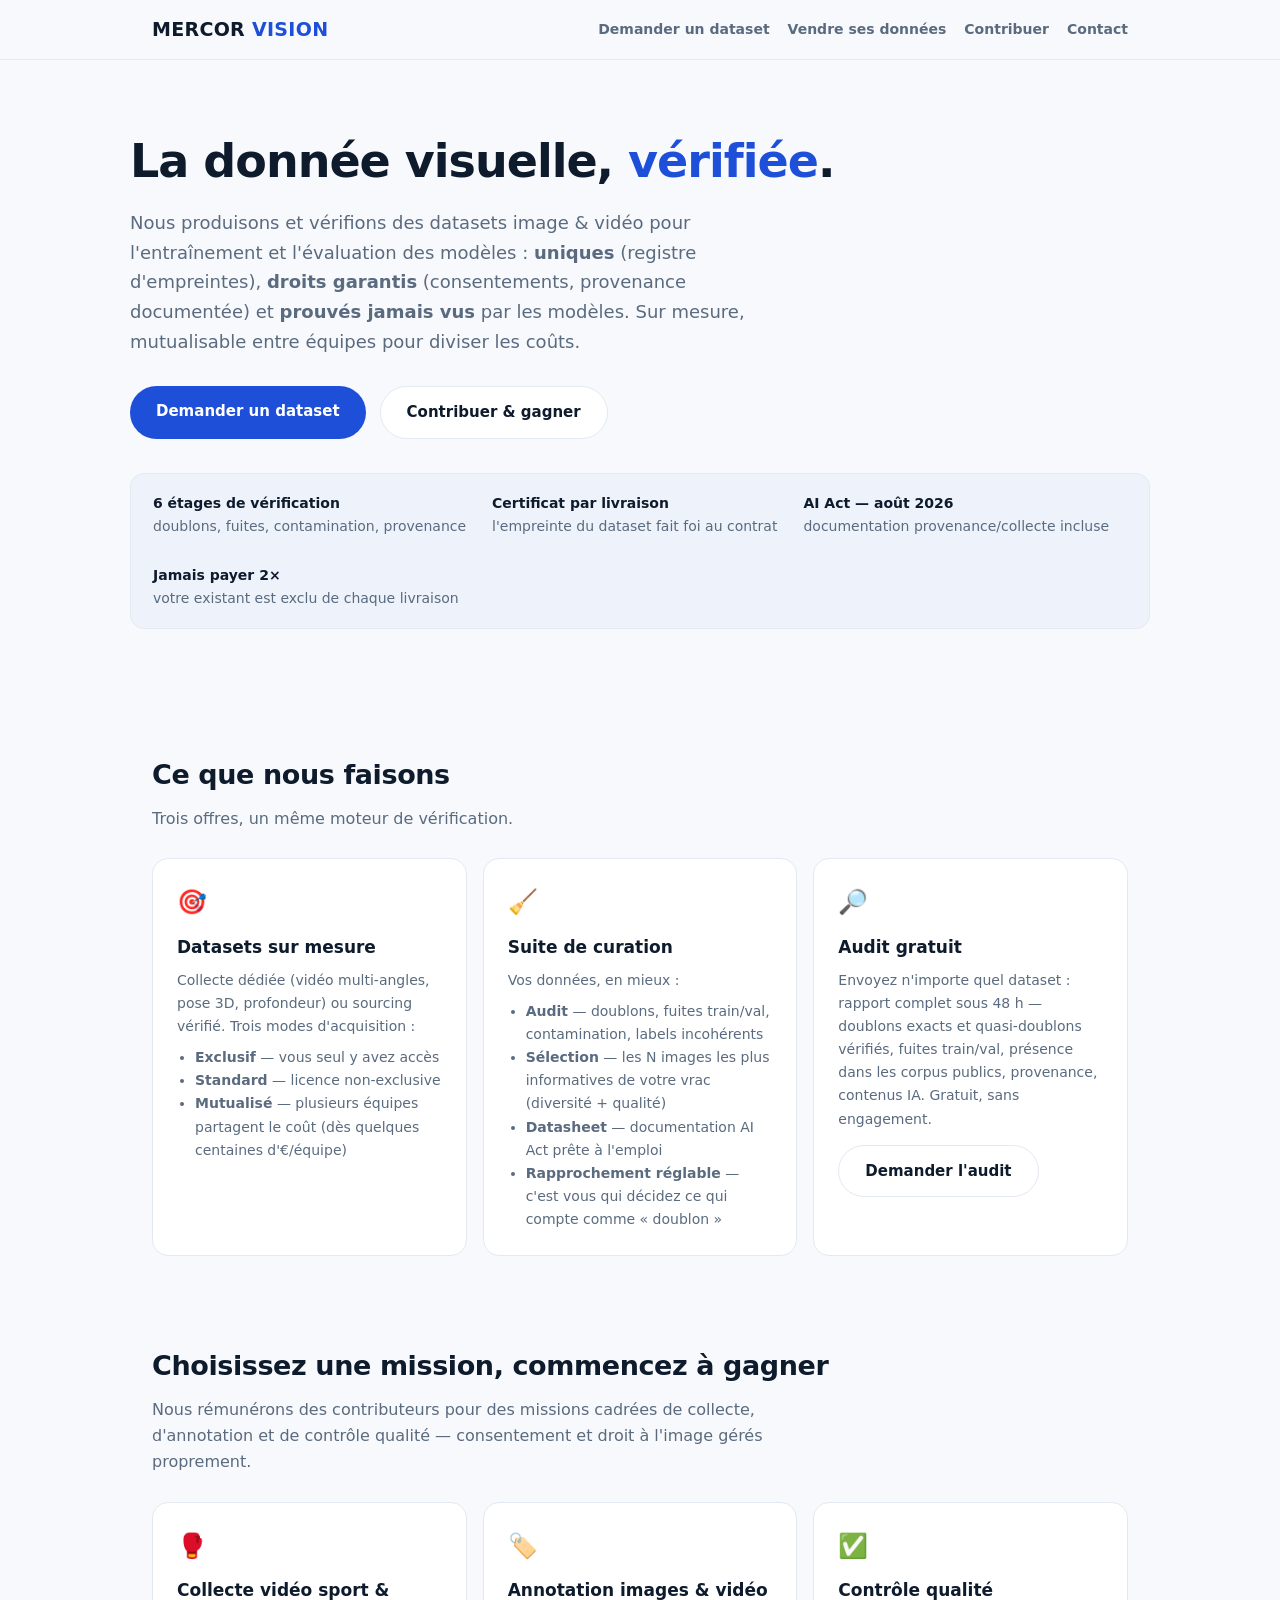
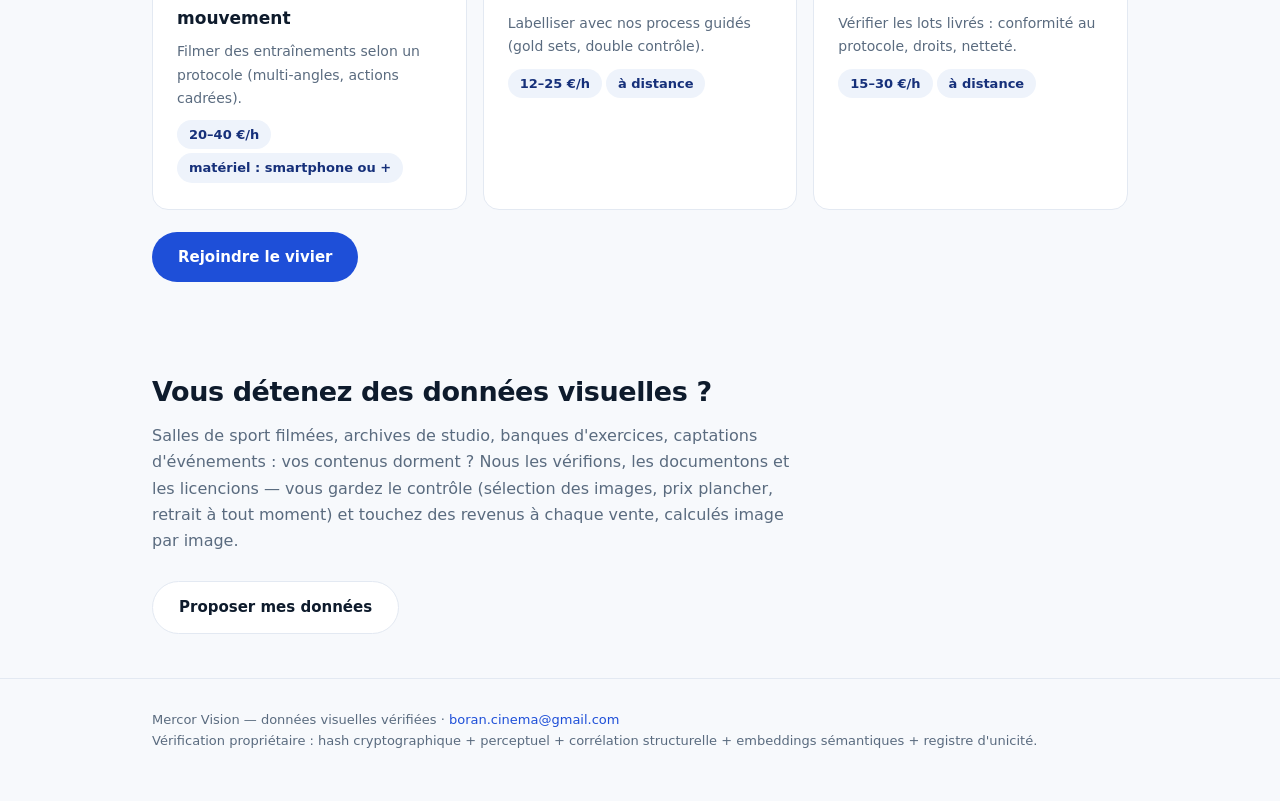
<file: index.html>
<!DOCTYPE html>
<html lang="fr">
<head>
<meta charset="utf-8">
<meta name="viewport" content="width=device-width, initial-scale=1">
<title>Mercor Vision — La donnée visuelle, vérifiée</title>
<meta name="description" content="Datasets visuels sur mesure : uniques, droits garantis, jamais vus par les modèles. Audit gratuit, curation, missions rémunérées de collecte et d'annotation.">
<link rel="stylesheet" href="styles.css">
</head>
<body>

<header class="site"><div class="wrap">
  <a class="logo" href="index.html">MERCOR <span>VISION</span></a>
  <nav>
    <a href="demande.html">Demander un dataset</a>
    <a href="vendre.html">Vendre ses données</a>
    <a href="contribuer.html">Contribuer</a>
    <a href="mailto:boran.cinema@gmail.com">Contact</a>
  </nav>
</div></header>

<div class="hero wrap">
  <h1>La donnée visuelle, <span style="color:var(--blue)">vérifiée</span>.</h1>
  <p class="lead">Nous produisons et vérifions des datasets image &amp; vidéo pour l'entraînement
  et l'évaluation des modèles : <b>uniques</b> (registre d'empreintes), <b>droits garantis</b>
  (consentements, provenance documentée) et <b>prouvés jamais vus</b> par les modèles.
  Sur mesure, mutualisable entre équipes pour diviser les coûts.</p>
  <div class="cta-row">
    <a class="btn primary" href="demande.html">Demander un dataset</a>
    <a class="btn ghost" href="contribuer.html">Contribuer &amp; gagner</a>
  </div>
  <div class="strip">
    <div><b>6 étages de vérification</b><br>doublons, fuites, contamination, provenance</div>
    <div><b>Certificat par livraison</b><br>l'empreinte du dataset fait foi au contrat</div>
    <div><b>AI Act — août 2026</b><br>documentation provenance/collecte incluse</div>
    <div><b>Jamais payer 2×</b><br>votre existant est exclu de chaque livraison</div>
  </div>
</div>

<section><div class="wrap">
  <h2>Ce que nous faisons</h2>
  <p class="sub">Trois offres, un même moteur de vérification.</p>
  <div class="cols">
    <div class="card"><span class="ico">🎯</span><h3>Datasets sur mesure</h3>
      <p>Collecte dédiée (vidéo multi-angles, pose 3D, profondeur) ou sourcing vérifié.
      Trois modes d'acquisition :</p>
      <ul><li><b>Exclusif</b> — vous seul y avez accès</li>
      <li><b>Standard</b> — licence non-exclusive</li>
      <li><b>Mutualisé</b> — plusieurs équipes partagent le coût (dès quelques centaines d'€/équipe)</li></ul>
    </div>
    <div class="card"><span class="ico">🧹</span><h3>Suite de curation</h3>
      <p>Vos données, en mieux :</p>
      <ul><li><b>Audit</b> — doublons, fuites train/val, contamination, labels incohérents</li>
      <li><b>Sélection</b> — les N images les plus informatives de votre vrac (diversité + qualité)</li>
      <li><b>Datasheet</b> — documentation AI Act prête à l'emploi</li>
      <li><b>Rapprochement réglable</b> — c'est vous qui décidez ce qui compte comme « doublon »</li></ul>
    </div>
    <div class="card"><span class="ico">🔎</span><h3>Audit gratuit</h3>
      <p>Envoyez n'importe quel dataset : rapport complet sous 48 h — doublons exacts et quasi-doublons
      vérifiés, fuites train/val, présence dans les corpus publics, provenance, contenus IA.
      Gratuit, sans engagement.</p>
      <p style="margin-top:14px"><a class="btn ghost" href="mailto:boran.cinema@gmail.com?subject=Audit%20gratuit%20de%20dataset&body=Taille%20du%20dataset%20%3A%0D%0AFormat%20%3A%0D%0ACe%20que%20je%20veux%20v%C3%A9rifier%20%3A">Demander l'audit</a></p>
    </div>
  </div>
</div></section>

<section><div class="wrap">
  <h2>Choisissez une mission, commencez à gagner</h2>
  <p class="sub">Nous rémunérons des contributeurs pour des missions cadrées de collecte,
  d'annotation et de contrôle qualité — consentement et droit à l'image gérés proprement.</p>
  <div class="cols">
    <div class="card"><span class="ico">🥊</span><h3>Collecte vidéo sport &amp; mouvement</h3>
      <p>Filmer des entraînements selon un protocole (multi-angles, actions cadrées).</p>
      <p style="margin-top:8px"><span class="rate">20–40 €/h</span><span class="rate">matériel : smartphone ou +</span></p></div>
    <div class="card"><span class="ico">🏷️</span><h3>Annotation images &amp; vidéo</h3>
      <p>Labelliser avec nos process guidés (gold sets, double contrôle).</p>
      <p style="margin-top:8px"><span class="rate">12–25 €/h</span><span class="rate">à distance</span></p></div>
    <div class="card"><span class="ico">✅</span><h3>Contrôle qualité</h3>
      <p>Vérifier les lots livrés : conformité au protocole, droits, netteté.</p>
      <p style="margin-top:8px"><span class="rate">15–30 €/h</span><span class="rate">à distance</span></p></div>
  </div>
  <p style="margin-top:22px"><a class="btn primary" href="contribuer.html">Rejoindre le vivier</a></p>
</div></section>

<section><div class="wrap">
  <h2>Vous détenez des données visuelles ?</h2>
  <p class="sub">Salles de sport filmées, archives de studio, banques d'exercices, captations
  d'événements : vos contenus dorment ? Nous les vérifions, les documentons et les licencions —
  vous gardez le contrôle (sélection des images, prix plancher, retrait à tout moment) et
  touchez des revenus à chaque vente, calculés image par image.</p>
  <a class="btn ghost" href="vendre.html">Proposer mes données</a>
</div></section>

<footer><div class="wrap">
  Mercor Vision — données visuelles vérifiées · <a href="mailto:boran.cinema@gmail.com">boran.cinema@gmail.com</a><br>
  Vérification propriétaire : hash cryptographique + perceptuel + corrélation structurelle + embeddings sémantiques + registre d'unicité.
</div></footer>

</body>
</html>
</file>
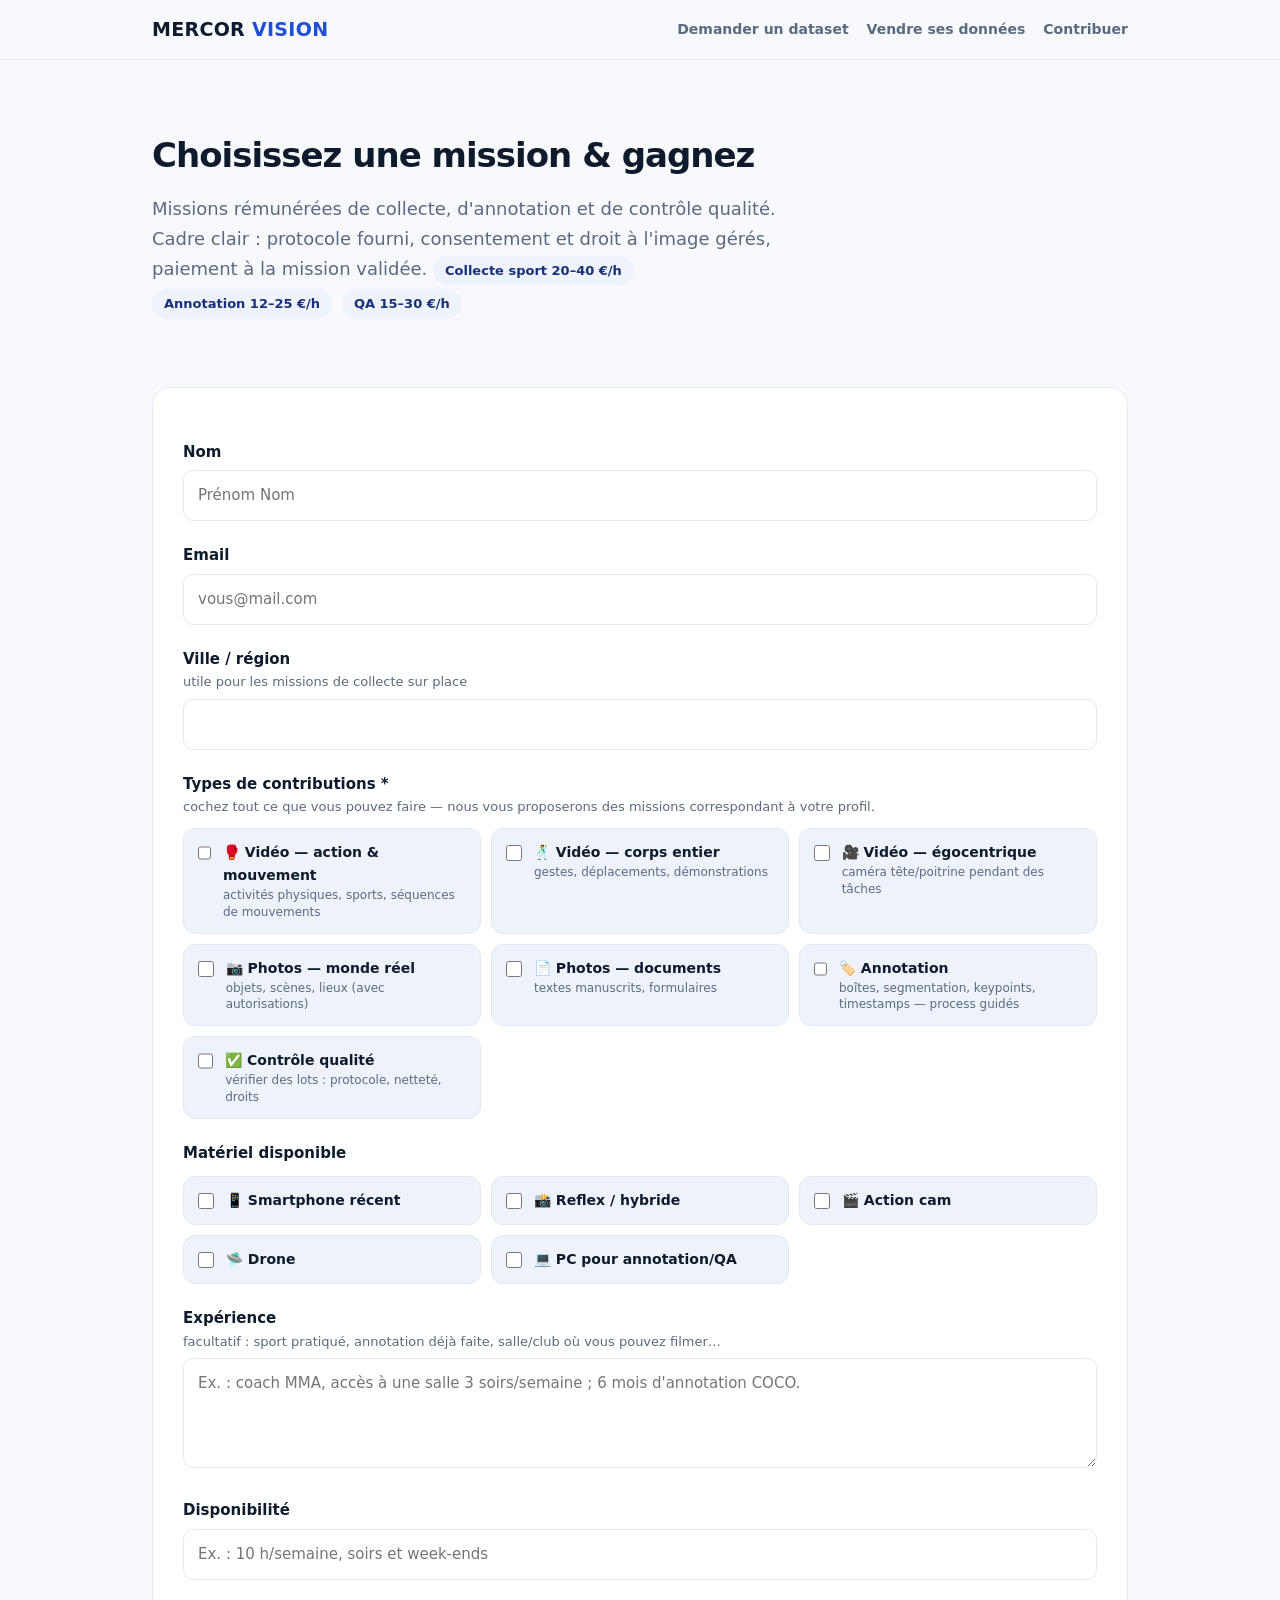
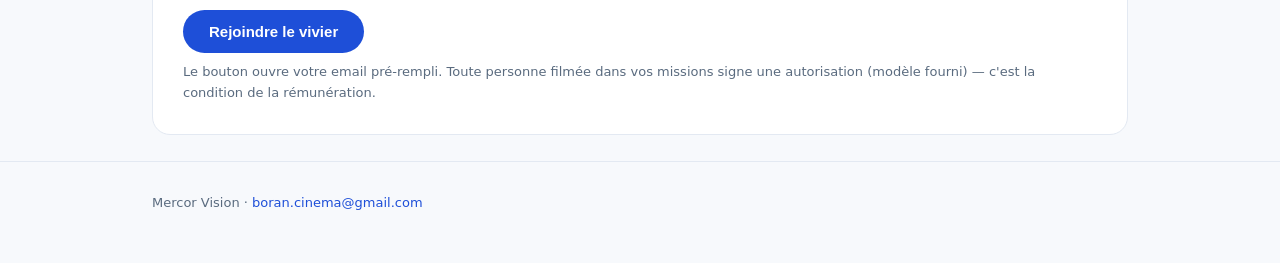
<file: contribuer.html>
<!DOCTYPE html>
<html lang="fr">
<head>
<meta charset="utf-8">
<meta name="viewport" content="width=device-width, initial-scale=1">
<title>Contribuer &amp; gagner — Mercor Vision</title>
<link rel="stylesheet" href="styles.css">
</head>
<body>

<header class="site"><div class="wrap">
  <a class="logo" href="index.html">MERCOR <span>VISION</span></a>
  <nav>
    <a href="demande.html">Demander un dataset</a>
    <a href="vendre.html">Vendre ses données</a>
    <a href="contribuer.html">Contribuer</a>
  </nav>
</div></header>

<div class="wrap">
<div class="hero" style="padding-bottom:10px">
  <h1 style="font-size:34px">Choisissez une mission &amp; gagnez</h1>
  <p class="lead">Missions rémunérées de collecte, d'annotation et de contrôle qualité.
  Cadre clair : protocole fourni, consentement et droit à l'image gérés, paiement à la
  mission validée. <span class="rate">Collecte sport 20–40 €/h</span>
  <span class="rate">Annotation 12–25 €/h</span> <span class="rate">QA 15–30 €/h</span></p>
</div>

<form class="form-card" onsubmit="return send(event)">
  <label class="f">Nom</label>
  <input type="text" id="nom" placeholder="Prénom Nom">
  <label class="f">Email</label>
  <input type="email" id="email" placeholder="vous@mail.com">
  <label class="f">Ville / région <small>utile pour les missions de collecte sur place</small></label>
  <input type="text" id="ville">

  <label class="f">Types de contributions * <small>cochez tout ce que vous pouvez faire — nous vous proposerons des missions correspondant à votre profil.</small></label>
  <div class="checks">
    <label class="chk"><input type="checkbox" value="Vidéo — action/mouvement (sport, combat, fitness)"><span><b>🥊 Vidéo — action &amp; mouvement</b><small>activités physiques, sports, séquences de mouvements</small></span></label>
    <label class="chk"><input type="checkbox" value="Vidéo — corps entier / gestes"><span><b>🕺 Vidéo — corps entier</b><small>gestes, déplacements, démonstrations</small></span></label>
    <label class="chk"><input type="checkbox" value="Vidéo — égocentrique (caméra portée)"><span><b>🎥 Vidéo — égocentrique</b><small>caméra tête/poitrine pendant des tâches</small></span></label>
    <label class="chk"><input type="checkbox" value="Photos — monde réel"><span><b>📷 Photos — monde réel</b><small>objets, scènes, lieux (avec autorisations)</small></span></label>
    <label class="chk"><input type="checkbox" value="Photos — documents / manuscrits"><span><b>📄 Photos — documents</b><small>textes manuscrits, formulaires</small></span></label>
    <label class="chk"><input type="checkbox" value="Annotation images/vidéo"><span><b>🏷️ Annotation</b><small>boîtes, segmentation, keypoints, timestamps — process guidés</small></span></label>
    <label class="chk"><input type="checkbox" value="Contrôle qualité (QA)"><span><b>✅ Contrôle qualité</b><small>vérifier des lots : protocole, netteté, droits</small></span></label>
  </div>

  <label class="f">Matériel disponible</label>
  <div class="checks">
    <label class="chk"><input type="checkbox" name="mat" value="Smartphone récent"><span><b>📱 Smartphone récent</b></span></label>
    <label class="chk"><input type="checkbox" name="mat" value="Reflex / hybride"><span><b>📸 Reflex / hybride</b></span></label>
    <label class="chk"><input type="checkbox" name="mat" value="Action cam (GoPro…)"><span><b>🎬 Action cam</b></span></label>
    <label class="chk"><input type="checkbox" name="mat" value="Drone"><span><b>🛸 Drone</b></span></label>
    <label class="chk"><input type="checkbox" name="mat" value="PC (annotation/QA)"><span><b>💻 PC pour annotation/QA</b></span></label>
  </div>

  <label class="f">Expérience <small>facultatif : sport pratiqué, annotation déjà faite, salle/club où vous pouvez filmer…</small></label>
  <textarea id="exp" placeholder="Ex. : coach MMA, accès à une salle 3 soirs/semaine ; 6 mois d'annotation COCO."></textarea>

  <label class="f">Disponibilité</label>
  <input type="text" id="dispo" placeholder="Ex. : 10 h/semaine, soirs et week-ends">

  <button class="btn primary send" type="submit">Rejoindre le vivier</button>
  <p class="note">Le bouton ouvre votre email pré-rempli. Toute personne filmée dans vos missions
  signe une autorisation (modèle fourni) — c'est la condition de la rémunération.</p>
</form>
</div>

<footer><div class="wrap">Mercor Vision · <a href="mailto:boran.cinema@gmail.com">boran.cinema@gmail.com</a></div></footer>

<script>
function val(id) { return document.getElementById(id).value || "-"; }
function send(e) {
  e.preventDefault();
  const types = Array.from(document.querySelectorAll(".checks input:not([name]):checked"))
    .map(i => i.value).join(", ") || "-";
  const mat = Array.from(document.querySelectorAll("input[name=mat]:checked"))
    .map(i => i.value).join(", ") || "-";
  const body =
    "Nom : " + val("nom") + "\nEmail : " + val("email") + "\nVille : " + val("ville") + "\n\n" +
    "Types de contributions : " + types + "\n" +
    "Matériel : " + mat + "\n" +
    "Expérience : " + val("exp") + "\n" +
    "Disponibilité : " + val("dispo") + "\n";
  location.href = "mailto:boran.cinema@gmail.com?subject=" +
    encodeURIComponent("Candidature contributeur — " + val("nom")) +
    "&body=" + encodeURIComponent(body);
  return false;
}
</script>
</body>
</html>
</file>
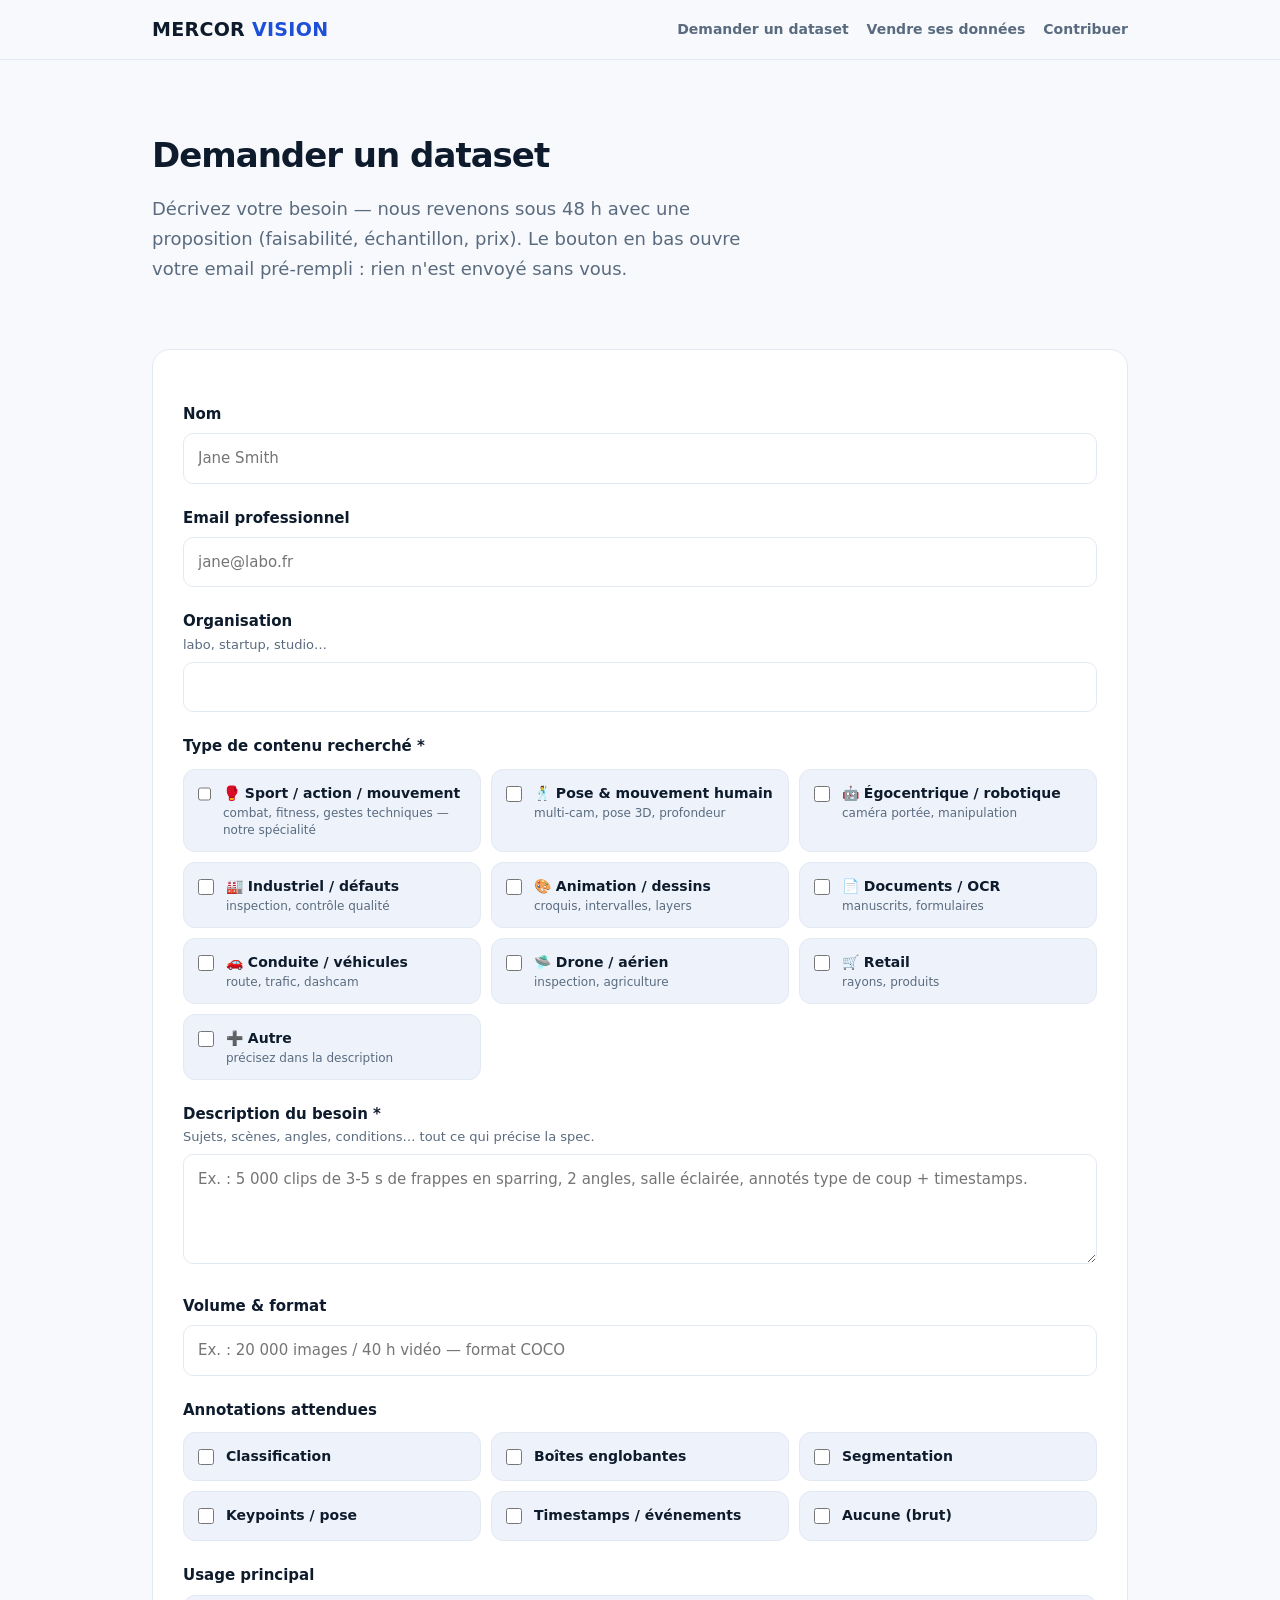
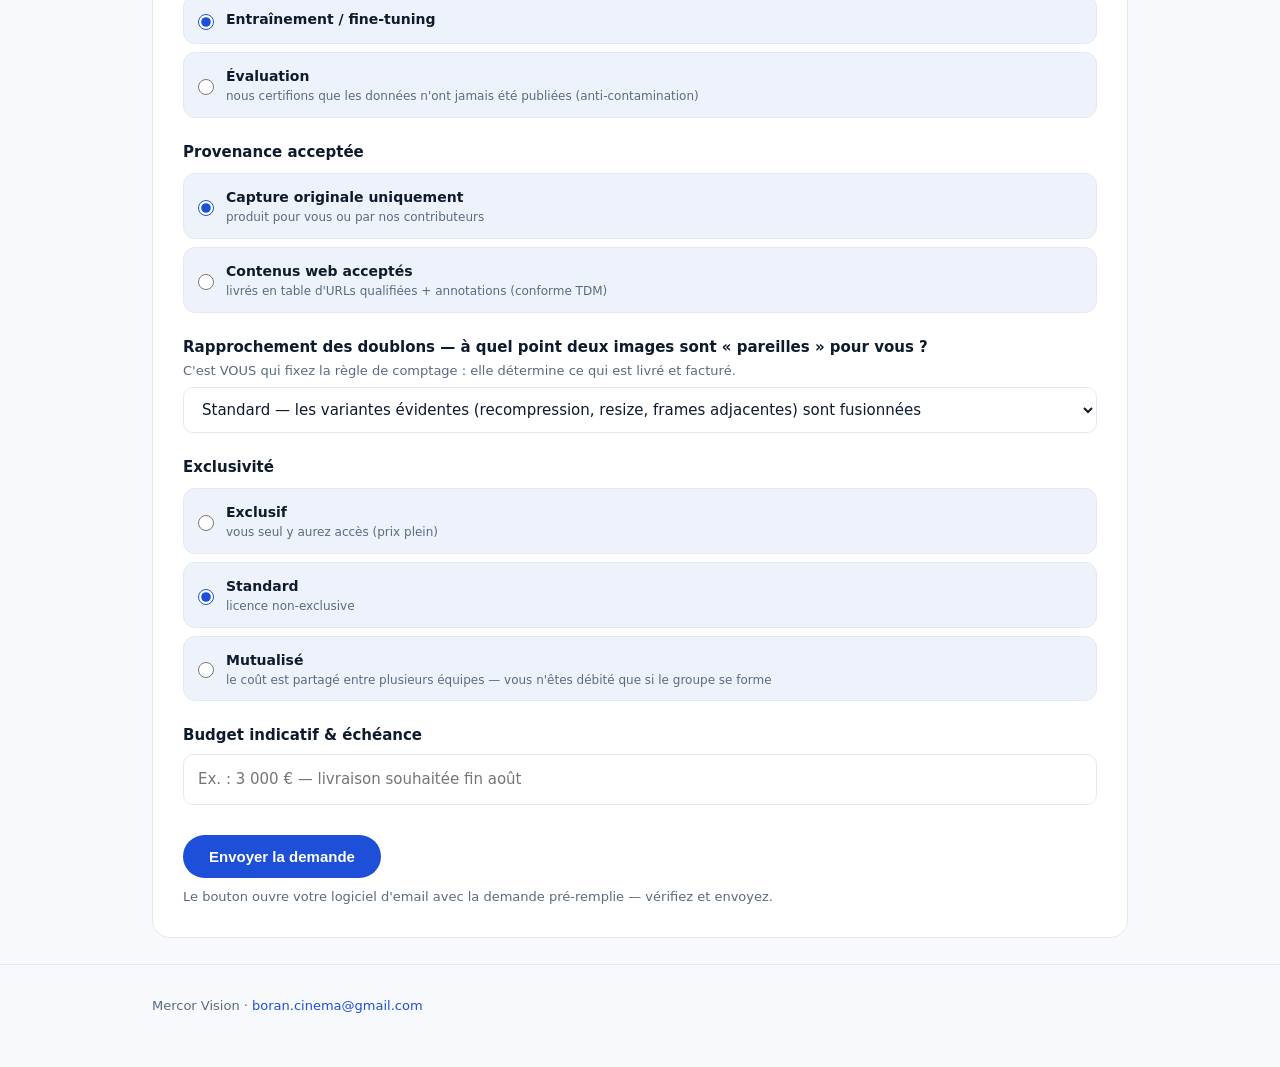
<file: demande.html>
<!DOCTYPE html>
<html lang="fr">
<head>
<meta charset="utf-8">
<meta name="viewport" content="width=device-width, initial-scale=1">
<title>Demander un dataset — Mercor Vision</title>
<link rel="stylesheet" href="styles.css">
</head>
<body>

<header class="site"><div class="wrap">
  <a class="logo" href="index.html">MERCOR <span>VISION</span></a>
  <nav>
    <a href="demande.html">Demander un dataset</a>
    <a href="vendre.html">Vendre ses données</a>
    <a href="contribuer.html">Contribuer</a>
  </nav>
</div></header>

<div class="wrap">
<div class="hero" style="padding-bottom:10px">
  <h1 style="font-size:34px">Demander un dataset</h1>
  <p class="lead">Décrivez votre besoin — nous revenons sous 48 h avec une proposition
  (faisabilité, échantillon, prix). Le bouton en bas ouvre votre email pré-rempli :
  rien n'est envoyé sans vous.</p>
</div>

<form class="form-card" id="f" onsubmit="return send(event)">
  <label class="f">Nom</label>
  <input type="text" id="nom" placeholder="Jane Smith">
  <label class="f">Email professionnel</label>
  <input type="email" id="email" placeholder="jane@labo.fr">
  <label class="f">Organisation <small>labo, startup, studio…</small></label>
  <input type="text" id="org">

  <label class="f">Type de contenu recherché *</label>
  <div class="checks" id="contenus">
    <label class="chk"><input type="checkbox" value="Sport / action / mouvement"><span><b>🥊 Sport / action / mouvement</b><small>combat, fitness, gestes techniques — notre spécialité</small></span></label>
    <label class="chk"><input type="checkbox" value="Pose / mouvement humain (multi-capteurs)"><span><b>🕺 Pose &amp; mouvement humain</b><small>multi-cam, pose 3D, profondeur</small></span></label>
    <label class="chk"><input type="checkbox" value="Égocentrique / robotique"><span><b>🤖 Égocentrique / robotique</b><small>caméra portée, manipulation</small></span></label>
    <label class="chk"><input type="checkbox" value="Industriel / défauts"><span><b>🏭 Industriel / défauts</b><small>inspection, contrôle qualité</small></span></label>
    <label class="chk"><input type="checkbox" value="Animation / dessins"><span><b>🎨 Animation / dessins</b><small>croquis, intervalles, layers</small></span></label>
    <label class="chk"><input type="checkbox" value="Documents / OCR"><span><b>📄 Documents / OCR</b><small>manuscrits, formulaires</small></span></label>
    <label class="chk"><input type="checkbox" value="Conduite / véhicules"><span><b>🚗 Conduite / véhicules</b><small>route, trafic, dashcam</small></span></label>
    <label class="chk"><input type="checkbox" value="Drone / aérien"><span><b>🛸 Drone / aérien</b><small>inspection, agriculture</small></span></label>
    <label class="chk"><input type="checkbox" value="Retail"><span><b>🛒 Retail</b><small>rayons, produits</small></span></label>
    <label class="chk"><input type="checkbox" value="Autre"><span><b>➕ Autre</b><small>précisez dans la description</small></span></label>
  </div>

  <label class="f">Description du besoin *
    <small>Sujets, scènes, angles, conditions… tout ce qui précise la spec.</small></label>
  <textarea id="desc" placeholder="Ex. : 5 000 clips de 3-5 s de frappes en sparring, 2 angles, salle éclairée, annotés type de coup + timestamps."></textarea>

  <label class="f">Volume &amp; format</label>
  <input type="text" id="volume" placeholder="Ex. : 20 000 images / 40 h vidéo — format COCO">

  <label class="f">Annotations attendues</label>
  <div class="checks">
    <label class="chk"><input type="checkbox" name="annot" value="Classification"><span><b>Classification</b></span></label>
    <label class="chk"><input type="checkbox" name="annot" value="Boîtes englobantes"><span><b>Boîtes englobantes</b></span></label>
    <label class="chk"><input type="checkbox" name="annot" value="Segmentation"><span><b>Segmentation</b></span></label>
    <label class="chk"><input type="checkbox" name="annot" value="Keypoints / pose"><span><b>Keypoints / pose</b></span></label>
    <label class="chk"><input type="checkbox" name="annot" value="Timestamps / événements"><span><b>Timestamps / événements</b></span></label>
    <label class="chk"><input type="checkbox" name="annot" value="Aucune (brut)"><span><b>Aucune (brut)</b></span></label>
  </div>

  <label class="f">Usage principal</label>
  <div class="radios">
    <label class="chk"><input type="radio" name="usage" value="Entraînement" checked><span><b>Entraînement / fine-tuning</b></span></label>
    <label class="chk"><input type="radio" name="usage" value="Évaluation (fraîcheur certifiée requise)"><span><b>Évaluation</b><small>nous certifions que les données n'ont jamais été publiées (anti-contamination)</small></span></label>
  </div>

  <label class="f">Provenance acceptée</label>
  <div class="radios">
    <label class="chk"><input type="radio" name="prov" value="Capture originale uniquement" checked><span><b>Capture originale uniquement</b><small>produit pour vous ou par nos contributeurs</small></span></label>
    <label class="chk"><input type="radio" name="prov" value="Contenus web acceptés (curation d'URLs sous TDM)"><span><b>Contenus web acceptés</b><small>livrés en table d'URLs qualifiées + annotations (conforme TDM)</small></span></label>
  </div>

  <label class="f">Rapprochement des doublons — à quel point deux images sont « pareilles » pour vous ?
    <small>C'est VOUS qui fixez la règle de comptage : elle détermine ce qui est livré et facturé.</small></label>
  <select id="dedup">
    <option>Strict — seules les copies identiques comptent comme doublons</option>
    <option selected>Standard — les variantes évidentes (recompression, resize, frames adjacentes) sont fusionnées</option>
    <option>Large — les scènes quasi identiques sont fusionnées (max de diversité par image payée)</option>
    <option>Séquences vidéo — 1 image représentative par plan/action (échantillonnage temporel)</option>
  </select>

  <label class="f">Exclusivité</label>
  <div class="radios">
    <label class="chk"><input type="radio" name="excl" value="Exclusif"><span><b>Exclusif</b><small>vous seul y aurez accès (prix plein)</small></span></label>
    <label class="chk"><input type="radio" name="excl" value="Standard (non-exclusif)" checked><span><b>Standard</b><small>licence non-exclusive</small></span></label>
    <label class="chk"><input type="radio" name="excl" value="Mutualisé (group buy)"><span><b>Mutualisé</b><small>le coût est partagé entre plusieurs équipes — vous n'êtes débité que si le groupe se forme</small></span></label>
  </div>

  <label class="f">Budget indicatif &amp; échéance</label>
  <input type="text" id="budget" placeholder="Ex. : 3 000 € — livraison souhaitée fin août">

  <button class="btn primary send" type="submit">Envoyer la demande</button>
  <p class="note">Le bouton ouvre votre logiciel d'email avec la demande pré-remplie — vérifiez et envoyez.</p>
</form>
</div>

<footer><div class="wrap">Mercor Vision · <a href="mailto:boran.cinema@gmail.com">boran.cinema@gmail.com</a></div></footer>

<script>
function val(id) { return document.getElementById(id).value || "-"; }
function checked(sel) {
  return Array.from(document.querySelectorAll(sel + " input:checked")).map(i => i.value).join(", ") || "-";
}
function radio(name) {
  const r = document.querySelector("input[name=" + name + "]:checked");
  return r ? r.value : "-";
}
function send(e) {
  e.preventDefault();
  const annots = Array.from(document.querySelectorAll("input[name=annot]:checked"))
    .map(i => i.value).join(", ") || "-";
  const body =
    "Nom : " + val("nom") + "\n" +
    "Email : " + val("email") + "\n" +
    "Organisation : " + val("org") + "\n\n" +
    "Contenu recherché : " + checked("#contenus") + "\n" +
    "Description : " + val("desc") + "\n" +
    "Volume & format : " + val("volume") + "\n" +
    "Annotations : " + annots + "\n" +
    "Usage : " + radio("usage") + "\n" +
    "Provenance acceptée : " + radio("prov") + "\n" +
    "Rapprochement doublons : " + document.getElementById("dedup").value + "\n" +
    "Exclusivité : " + radio("excl") + "\n" +
    "Budget & échéance : " + val("budget") + "\n";
  location.href = "mailto:boran.cinema@gmail.com?subject=" +
    encodeURIComponent("Demande de dataset — " + (val("org") !== "-" ? val("org") : val("nom"))) +
    "&body=" + encodeURIComponent(body);
  return false;
}
</script>
</body>
</html>
</file>
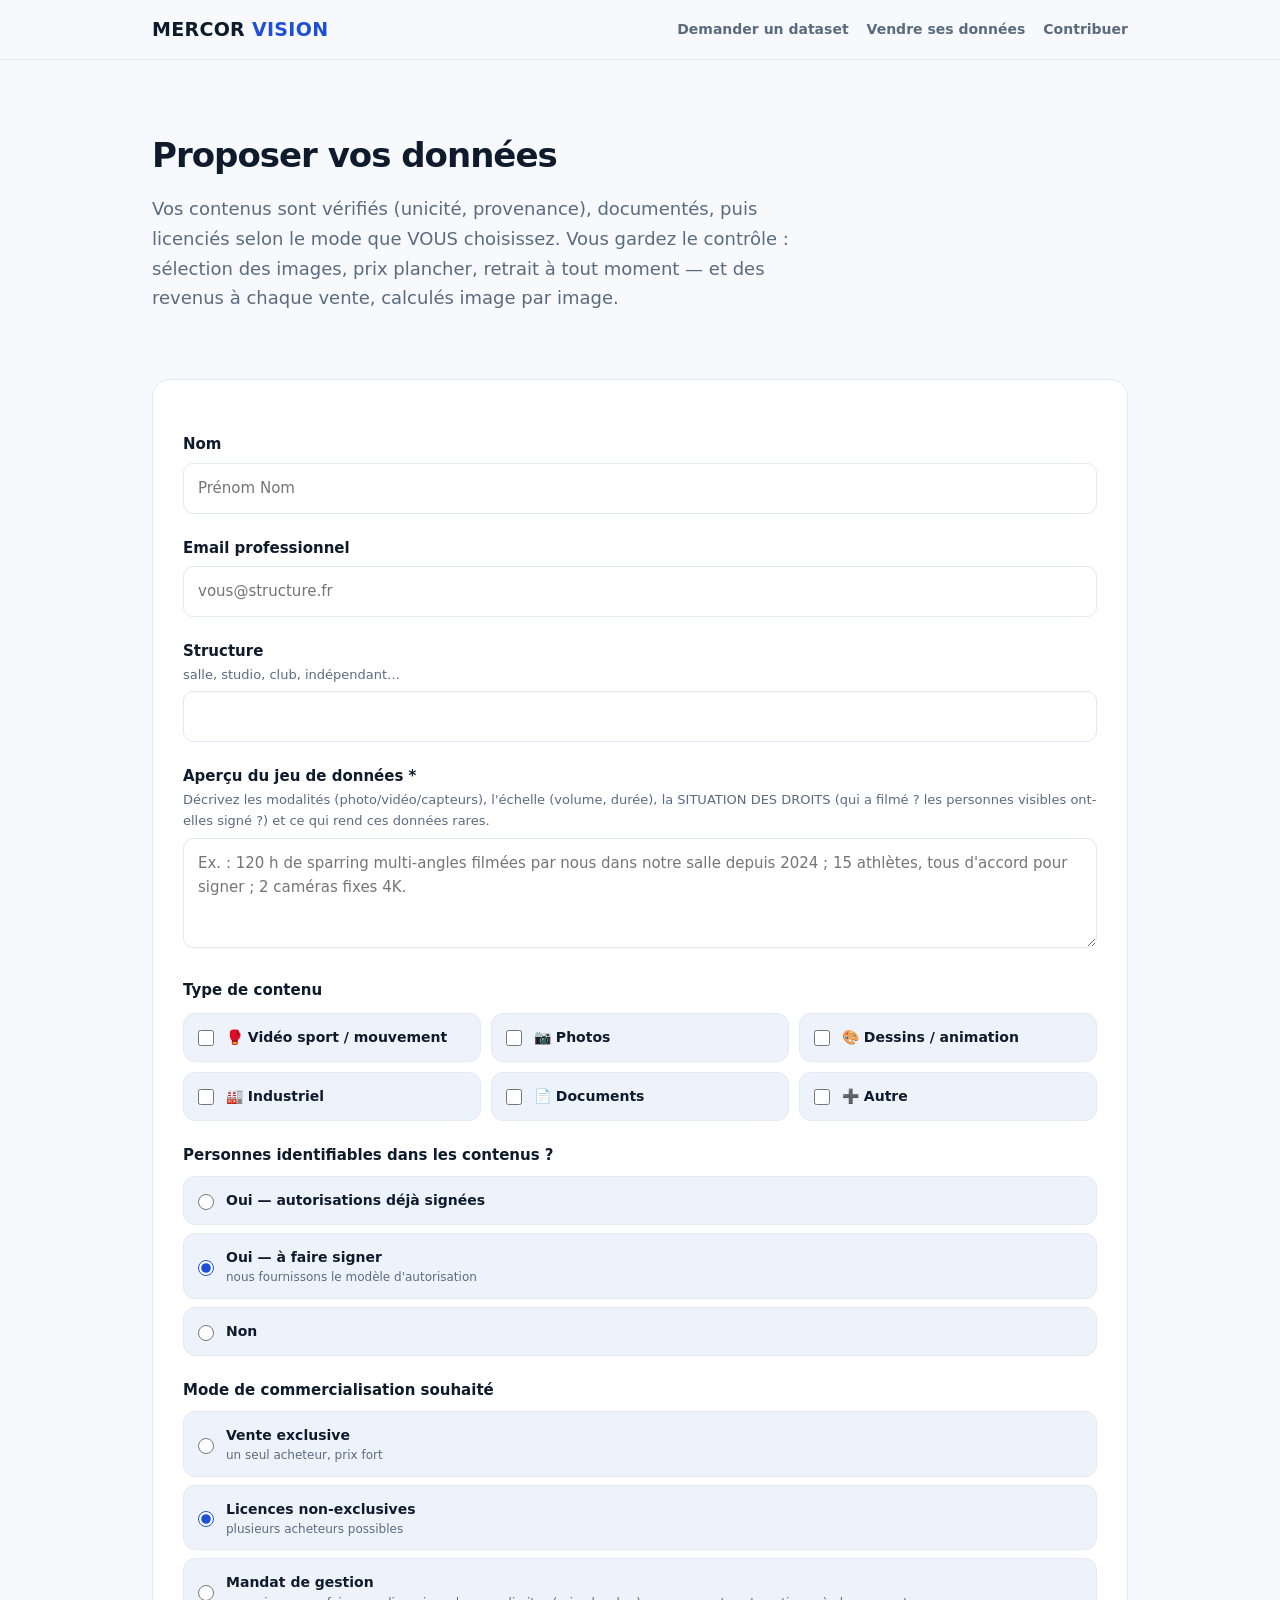
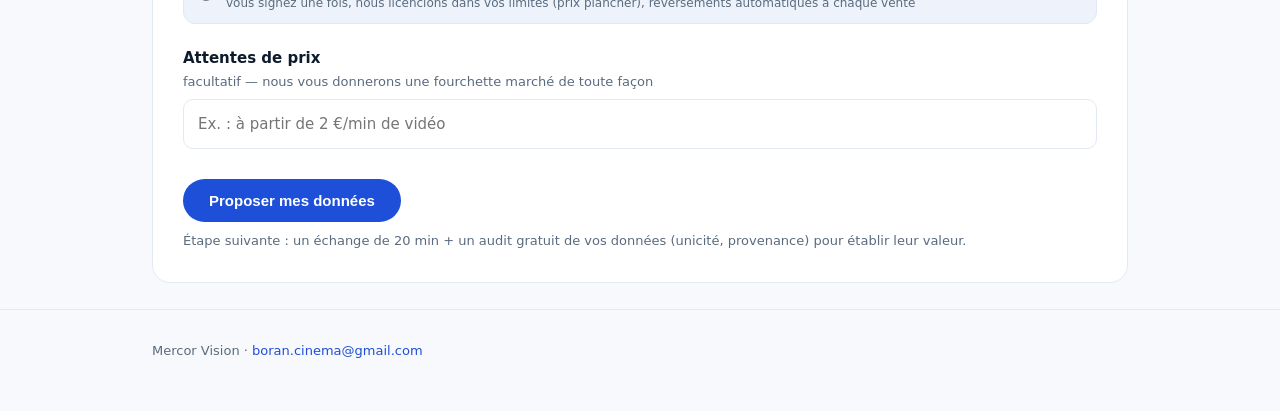
<file: vendre.html>
<!DOCTYPE html>
<html lang="fr">
<head>
<meta charset="utf-8">
<meta name="viewport" content="width=device-width, initial-scale=1">
<title>Vendre ses données — Mercor Vision</title>
<link rel="stylesheet" href="styles.css">
</head>
<body>

<header class="site"><div class="wrap">
  <a class="logo" href="index.html">MERCOR <span>VISION</span></a>
  <nav>
    <a href="demande.html">Demander un dataset</a>
    <a href="vendre.html">Vendre ses données</a>
    <a href="contribuer.html">Contribuer</a>
  </nav>
</div></header>

<div class="wrap">
<div class="hero" style="padding-bottom:10px">
  <h1 style="font-size:34px">Proposer vos données</h1>
  <p class="lead">Vos contenus sont vérifiés (unicité, provenance), documentés, puis licenciés
  selon le mode que VOUS choisissez. Vous gardez le contrôle : sélection des images, prix
  plancher, retrait à tout moment — et des revenus à chaque vente, calculés image par image.</p>
</div>

<form class="form-card" onsubmit="return send(event)">
  <label class="f">Nom</label>
  <input type="text" id="nom" placeholder="Prénom Nom">
  <label class="f">Email professionnel</label>
  <input type="email" id="email" placeholder="vous@structure.fr">
  <label class="f">Structure <small>salle, studio, club, indépendant…</small></label>
  <input type="text" id="org">

  <label class="f">Aperçu du jeu de données *
    <small>Décrivez les modalités (photo/vidéo/capteurs), l'échelle (volume, durée),
    la SITUATION DES DROITS (qui a filmé ? les personnes visibles ont-elles signé ?)
    et ce qui rend ces données rares.</small></label>
  <textarea id="desc" placeholder="Ex. : 120 h de sparring multi-angles filmées par nous dans notre salle depuis 2024 ; 15 athlètes, tous d'accord pour signer ; 2 caméras fixes 4K."></textarea>

  <label class="f">Type de contenu</label>
  <div class="checks" id="contenus">
    <label class="chk"><input type="checkbox" value="Vidéo sport / mouvement"><span><b>🥊 Vidéo sport / mouvement</b></span></label>
    <label class="chk"><input type="checkbox" value="Photos"><span><b>📷 Photos</b></span></label>
    <label class="chk"><input type="checkbox" value="Dessins / animation"><span><b>🎨 Dessins / animation</b></span></label>
    <label class="chk"><input type="checkbox" value="Industriel"><span><b>🏭 Industriel</b></span></label>
    <label class="chk"><input type="checkbox" value="Documents"><span><b>📄 Documents</b></span></label>
    <label class="chk"><input type="checkbox" value="Autre"><span><b>➕ Autre</b></span></label>
  </div>

  <label class="f">Personnes identifiables dans les contenus ?</label>
  <div class="radios">
    <label class="chk"><input type="radio" name="pers" value="Oui, autorisations déjà signées"><span><b>Oui — autorisations déjà signées</b></span></label>
    <label class="chk"><input type="radio" name="pers" value="Oui, autorisations à faire signer (modèle fourni)" checked><span><b>Oui — à faire signer</b><small>nous fournissons le modèle d'autorisation</small></span></label>
    <label class="chk"><input type="radio" name="pers" value="Non, aucune personne identifiable"><span><b>Non</b></span></label>
  </div>

  <label class="f">Mode de commercialisation souhaité</label>
  <div class="radios">
    <label class="chk"><input type="radio" name="mode" value="Vente exclusive"><span><b>Vente exclusive</b><small>un seul acheteur, prix fort</small></span></label>
    <label class="chk"><input type="radio" name="mode" value="Licences non-exclusives" checked><span><b>Licences non-exclusives</b><small>plusieurs acheteurs possibles</small></span></label>
    <label class="chk"><input type="radio" name="mode" value="Mandat de gestion (vous vendez pour moi)"><span><b>Mandat de gestion</b><small>vous signez une fois, nous licencions dans vos limites (prix plancher), reversements automatiques à chaque vente</small></span></label>
  </div>

  <label class="f">Attentes de prix <small>facultatif — nous vous donnerons une fourchette marché de toute façon</small></label>
  <input type="text" id="prix" placeholder="Ex. : à partir de 2 €/min de vidéo">

  <button class="btn primary send" type="submit">Proposer mes données</button>
  <p class="note">Étape suivante : un échange de 20 min + un audit gratuit de vos données
  (unicité, provenance) pour établir leur valeur.</p>
</form>
</div>

<footer><div class="wrap">Mercor Vision · <a href="mailto:boran.cinema@gmail.com">boran.cinema@gmail.com</a></div></footer>

<script>
function val(id) { return document.getElementById(id).value || "-"; }
function radio(name) {
  const r = document.querySelector("input[name=" + name + "]:checked");
  return r ? r.value : "-";
}
function send(e) {
  e.preventDefault();
  const types = Array.from(document.querySelectorAll("#contenus input:checked"))
    .map(i => i.value).join(", ") || "-";
  const body =
    "Nom : " + val("nom") + "\nEmail : " + val("email") + "\nStructure : " + val("org") + "\n\n" +
    "Aperçu du dataset : " + val("desc") + "\n" +
    "Type de contenu : " + types + "\n" +
    "Personnes identifiables : " + radio("pers") + "\n" +
    "Mode souhaité : " + radio("mode") + "\n" +
    "Attentes de prix : " + val("prix") + "\n";
  location.href = "mailto:boran.cinema@gmail.com?subject=" +
    encodeURIComponent("Proposition de données — " + (val("org") !== "-" ? val("org") : val("nom"))) +
    "&body=" + encodeURIComponent(body);
  return false;
}
</script>
</body>
</html>
</file>
<file: styles.css>
:root {
  --bg: #f7f9fc; --ink: #0e1b2c; --muted: #5a6b7f; --blue: #1e4fd8;
  --blue-dark: #16307a; --card: #ffffff; --line: #e3e9f2; --soft: #eef3fb;
  --ok: #157f4d;
}
* { box-sizing: border-box; margin: 0; }
body { font-family: 'Segoe UI', system-ui, -apple-system, sans-serif; background: var(--bg);
  color: var(--ink); line-height: 1.65; }
.wrap { max-width: 1020px; margin: 0 auto; padding: 0 22px; }
header.site { position: sticky; top: 0; z-index: 10; background: rgba(247,249,252,.92);
  backdrop-filter: blur(8px); border-bottom: 1px solid var(--line); }
header.site .wrap { display: flex; align-items: center; gap: 22px; padding: 14px 22px; }
.logo { font-weight: 800; font-size: 19px; letter-spacing: .3px; color: var(--ink);
  text-decoration: none; }
.logo span { color: var(--blue); }
nav { margin-left: auto; display: flex; gap: 18px; flex-wrap: wrap; }
nav a { color: var(--muted); text-decoration: none; font-size: 14px; font-weight: 600; }
nav a:hover { color: var(--blue); }
.hero { padding: 76px 0 46px; }
h1 { font-size: 46px; line-height: 1.12; letter-spacing: -1px; max-width: 720px; }
.hero p.lead { color: var(--muted); font-size: 18px; max-width: 640px; margin: 20px 0 30px; }
.btn { display: inline-block; padding: 13px 26px; border-radius: 999px; font-weight: 700;
  font-size: 15px; text-decoration: none; border: none; cursor: pointer; }
.btn.primary { background: var(--blue); color: #fff; }
.btn.primary:hover { background: var(--blue-dark); }
.btn.ghost { background: #fff; color: var(--ink); border: 1px solid var(--line); }
.btn.ghost:hover { border-color: var(--blue); color: var(--blue); }
.cta-row { display: flex; gap: 14px; flex-wrap: wrap; }
.strip { display: flex; gap: 26px; flex-wrap: wrap; padding: 18px 22px; background: var(--soft);
  border: 1px solid var(--line); border-radius: 14px; margin: 34px 0; font-size: 14px;
  color: var(--muted); }
.strip b { color: var(--ink); }
section { padding: 44px 0; }
h2 { font-size: 27px; letter-spacing: -.4px; margin-bottom: 8px; }
.sub { color: var(--muted); margin-bottom: 26px; max-width: 640px; }
.cols { display: grid; grid-template-columns: repeat(auto-fit, minmax(270px, 1fr)); gap: 16px; }
.card { background: var(--card); border: 1px solid var(--line); border-radius: 16px;
  padding: 24px; }
.card h3 { font-size: 17px; margin-bottom: 8px; }
.card p, .card li { color: var(--muted); font-size: 14px; }
.card ul { padding-left: 18px; margin-top: 8px; }
.ico { font-size: 24px; margin-bottom: 10px; display: block; }
.rate { display: inline-block; background: var(--soft); color: var(--blue-dark);
  border-radius: 999px; padding: 4px 12px; font-size: 13px; font-weight: 700; margin: 2px 4px 2px 0; }
footer { border-top: 1px solid var(--line); padding: 30px 0 50px; color: var(--muted);
  font-size: 13px; }
footer a { color: var(--blue); text-decoration: none; }
/* ---- formulaires ---- */
.form-card { background: var(--card); border: 1px solid var(--line); border-radius: 18px;
  padding: 30px; margin: 26px 0; }
label.f { display: block; font-weight: 700; font-size: 15px; margin: 22px 0 6px; }
label.f small { display: block; font-weight: 400; color: var(--muted); font-size: 13px; }
input[type=text], input[type=email], textarea, select {
  width: 100%; padding: 12px 14px; border: 1px solid var(--line); border-radius: 10px;
  font: inherit; font-size: 15px; background: #fff; color: var(--ink); }
textarea { min-height: 110px; resize: vertical; }
.checks { display: grid; grid-template-columns: repeat(auto-fill, minmax(230px, 1fr));
  gap: 10px; margin-top: 10px; }
.chk { display: flex; gap: 12px; align-items: flex-start; background: var(--soft);
  border: 1px solid var(--line); border-radius: 12px; padding: 12px 14px; cursor: pointer; }
.chk:hover { border-color: var(--blue); }
.chk input { margin-top: 4px; accent-color: var(--blue); width: 16px; height: 16px; }
.chk b { font-size: 14px; display: block; }
.chk small { color: var(--muted); font-size: 12px; line-height: 1.4; display: block; }
.radios { display: flex; flex-direction: column; gap: 8px; margin-top: 8px; }
.radios .chk { align-items: center; }
.note { font-size: 13px; color: var(--muted); margin-top: 8px; }
.send { margin-top: 30px; }
@media (max-width: 640px) { h1 { font-size: 33px; } }
</file>
